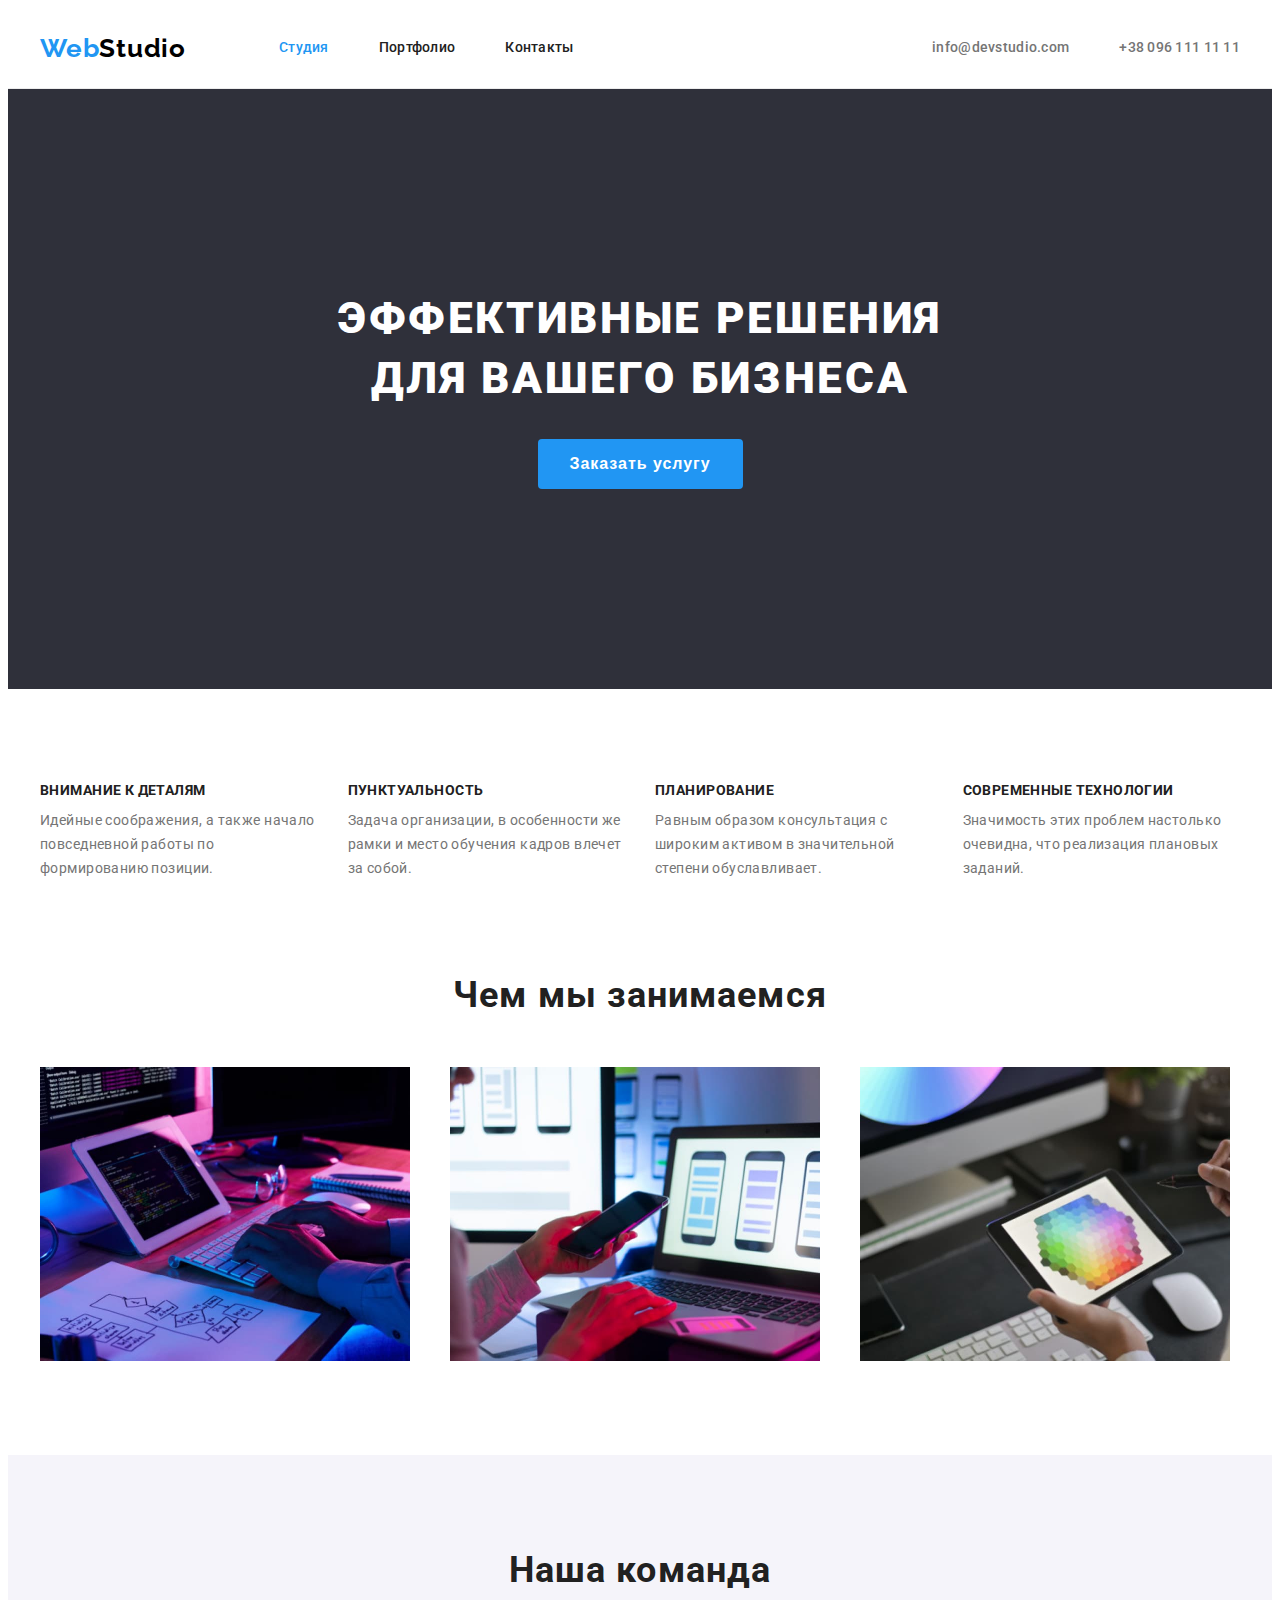
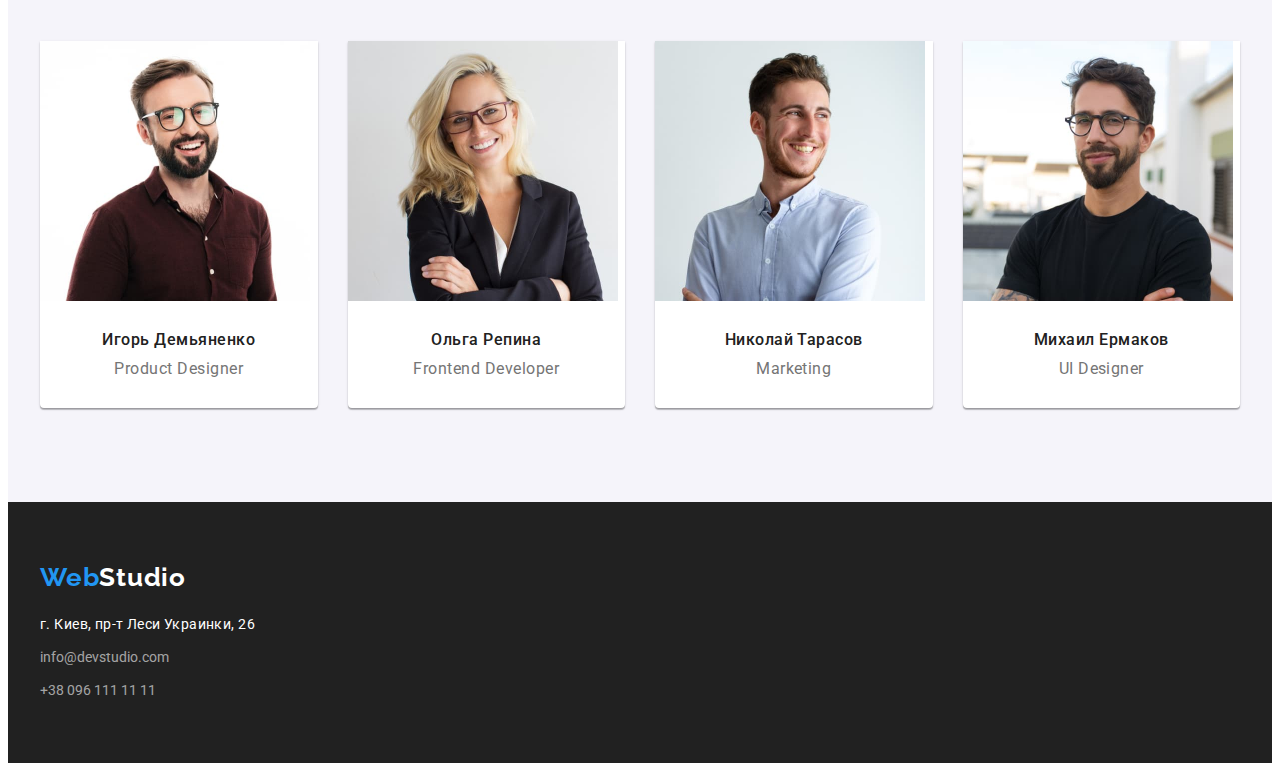
<file: index.html>
<!DOCTYPE html>
<html lang="ru">
  <head>
    <meta charset="UTF-8" />
    <meta http-equiv="X-UA-Compatible" content="IE=edge" />
    <meta name="viewport" content="width=device-width, initial-scale=1.0" />
    <title>СТУДИЯ</title>
    <link rel="preconnect" href="https://fonts.googleapis.com" />
    <link rel="preconnect" href="https://fonts.gstatic.com" crossorigin />
    <link rel="stylesheet" href="https://cdnjs.cloudflare.com/ajax/libs/modern-normalize/1.1.0/modern-normalize.min.css" integrity="sha512-wpPYUAdjBVSE4KJnH1VR1HeZfpl1ub8YT/NKx4PuQ5NmX2tKuGu6U/JRp5y+Y8XG2tV+wKQpNHVUX03MfMFn9Q==" crossorigin="anonymous" referrerpolicy="no-referrer" />
    <link href="https://fonts.googleapis.com/css2?family=Raleway:wght@700&family=Roboto:wght@400;500;700;900&display=swap" rel="stylesheet" />
    <link rel="stylesheet" href="./css/styles.css" />
  </head>

  <body class="body">
    <!-- HEADER -->
    <header class="page-header">
      <div class="container header-container">
        <nav class="nav">
          <a href="./index.html" class="link header-logo logo" lang="en"><span class="accent">Web</span>Studio</a>
          <ul class="list nav-list">
            <li class="nav-item">
              <a href="./index.html" class="link nav-link current">Студия</a>
            </li>
            <li class="nav-item">
              <a href="./portfolio.html" class="link nav-link">Портфолио</a>
            </li>
            <li class="nav-item">
              <a href="#" class="link nav-link">Контакты</a>
            </li>
          </ul>
        </nav>
        <ul class="list nav-address">
          <li class="address-item">
            <a href="mailto:info@devstudio.com" class="link header-contacts icon-mail">info@devstudio.com</a>
          </li>
          <li class="address-item">
            <a href="tel:+380961111111" class="link header-contacts icon-tel">+38 096 111 11 11</a>
          </li>
        </ul>
      </div>
    </header>

    <main>
      <!-- hero -->
      <section class="hero">
        <div class="container">
          <h1 class="hero-title">Эффективные решения для вашего бизнеса</h1>
          <button type="button" class="button hero-button">Заказать услугу</button>
        </div>
      </section>
      <!-- Наши преимущества -->
      <section class="advant section">
        <div class="container">
          <h2 class="visually-hidden">Наши преимущества</h2>
          <ul class="list section-list">
            <li class="advant-item item">
              <h3 class="advant-title">Внимание к деталям</h3>
              <p class="advant-text">Идейные соображения, а также начало повседневной работы по формированию позиции.</p>
            </li>
            <li class="advant-item item">
              <h3 class="advant-title">Пунктуальность</h3>
              <p class="advant-text">Задача организации, в особенности же рамки и место обучения кадров влечет за собой.</p>
            </li>
            <li class="advant-item item">
              <h3 class="advant-title">Планирование</h3>
              <p class="advant-text">Равным образом консультация с широким активом в значительной степени обуславливает.</p>
            </li>
            <li class="advant-item item">
              <h3 class="advant-title">Современные технологии</h3>
              <p class="advant-text">Значимость этих проблем настолько очевидна, что реализация плановых заданий.</p>
            </li>
          </ul>
        </div>
      </section>
      <!-- Чем мы занимаемся -->
      <section class="branches-section section">
        <div class="container">
          <h2 class="title section-title">Чем мы занимаемся</h2>
          <ul class="list section-list">
            <li class="branches-item item">
              <img src="./images/desktop.jpg" alt="Десктопные приложения" width="370" height="294" />
            </li>
            <li class="branches-item item">
              <img src="./images/mobile.jpg" alt="Мобильные приложения" width="370" height="294" />
            </li>
            <li class="branches-item item">
              <img src="./images/design.jpg" alt="Дизайнерские решения" width="370" height="294" />
            </li>
          </ul>
        </div>
      </section>
      <!-- Наша команда -->
      <section class="team-section section">
        <div class="container">
          <h2 class="title section-title">Наша команда</h2>
          <ul class="list section-list">
            <li class="team-item item">
              <img src="./images/productdesigner.jpg" alt="Фото Игорь Демьяненко" width="270" height="260" />
              <div class="team-info">
                <h3 class="team-name">Игорь Демьяненко</h3>
                <p class="team-descr" lang="en">Product Designer</p>
              </div>
            </li>
            <li class="team-item item">
              <img src="./images/frontenddeveloper.jpg" alt="Фото Ольга Репина" width="270" height="260" />
              <div class="team-info">
                <h3 class="team-name">Ольга Репина</h3>
                <p class="team-descr" lang="en">Frontend Developer</p>
              </div>
            </li>
            <li class="team-item item">
              <img src="./images/marketing.jpg" alt="Фото Николай Тарасов" width="270" height="260" />
              <div class="team-info">
                <h3 class="team-name">Николай Тарасов</h3>
                <p class="team-descr" lang="en">Marketing</p>
              </div>
            </li>
            <li class="team-item item">
              <img src="./images/uidesigner.jpg" alt="Фото Михаил Ермаков" width="270" height="260" />
              <div class="team-info">
                <h3 class="team-name">Михаил Ермаков</h3>
                <p class="team-descr" lang="en">UI Designer</p>
              </div>
            </li>
          </ul>
        </div>
      </section>
    </main>
    <footer class="footer">
      <div class="container">
        <a href="./index.html" class="logo footer-logo link" lang="en"> <span class="accent">Web</span>Studio</a>
        <address class="address">
          <ul class="list footer-list">
            <li class="footer-item">
              <a href="https://www.google.com.ua/maps/place/бул.+Леси+Украинки,+26,+Киев,+02000/@50.4265807,30.5361971,17z/data=!3m1!4b1!4m5!3m4!1s0x40d4cf0e033ecbe9:0x57a4dffefec77da0!8m2!3d50.4265807!4d30.5383858?hl=ru" class="footer-address link"> г. Киев, пр-т Леси Украинки, 26 </a>
            </li>
            <li class="footer-item">
              <a href="mailto:info@devstudio.com" class="footer-contacts link">info@devstudio.com</a>
            </li>
            <li class="footer-item">
              <a href="tel:+380961111111" class="footer-contacts link">+38 096 111 11 11</a>
            </li>
          </ul>
        </address>
      </div>
    </footer>
  </body>
</html>
</file>
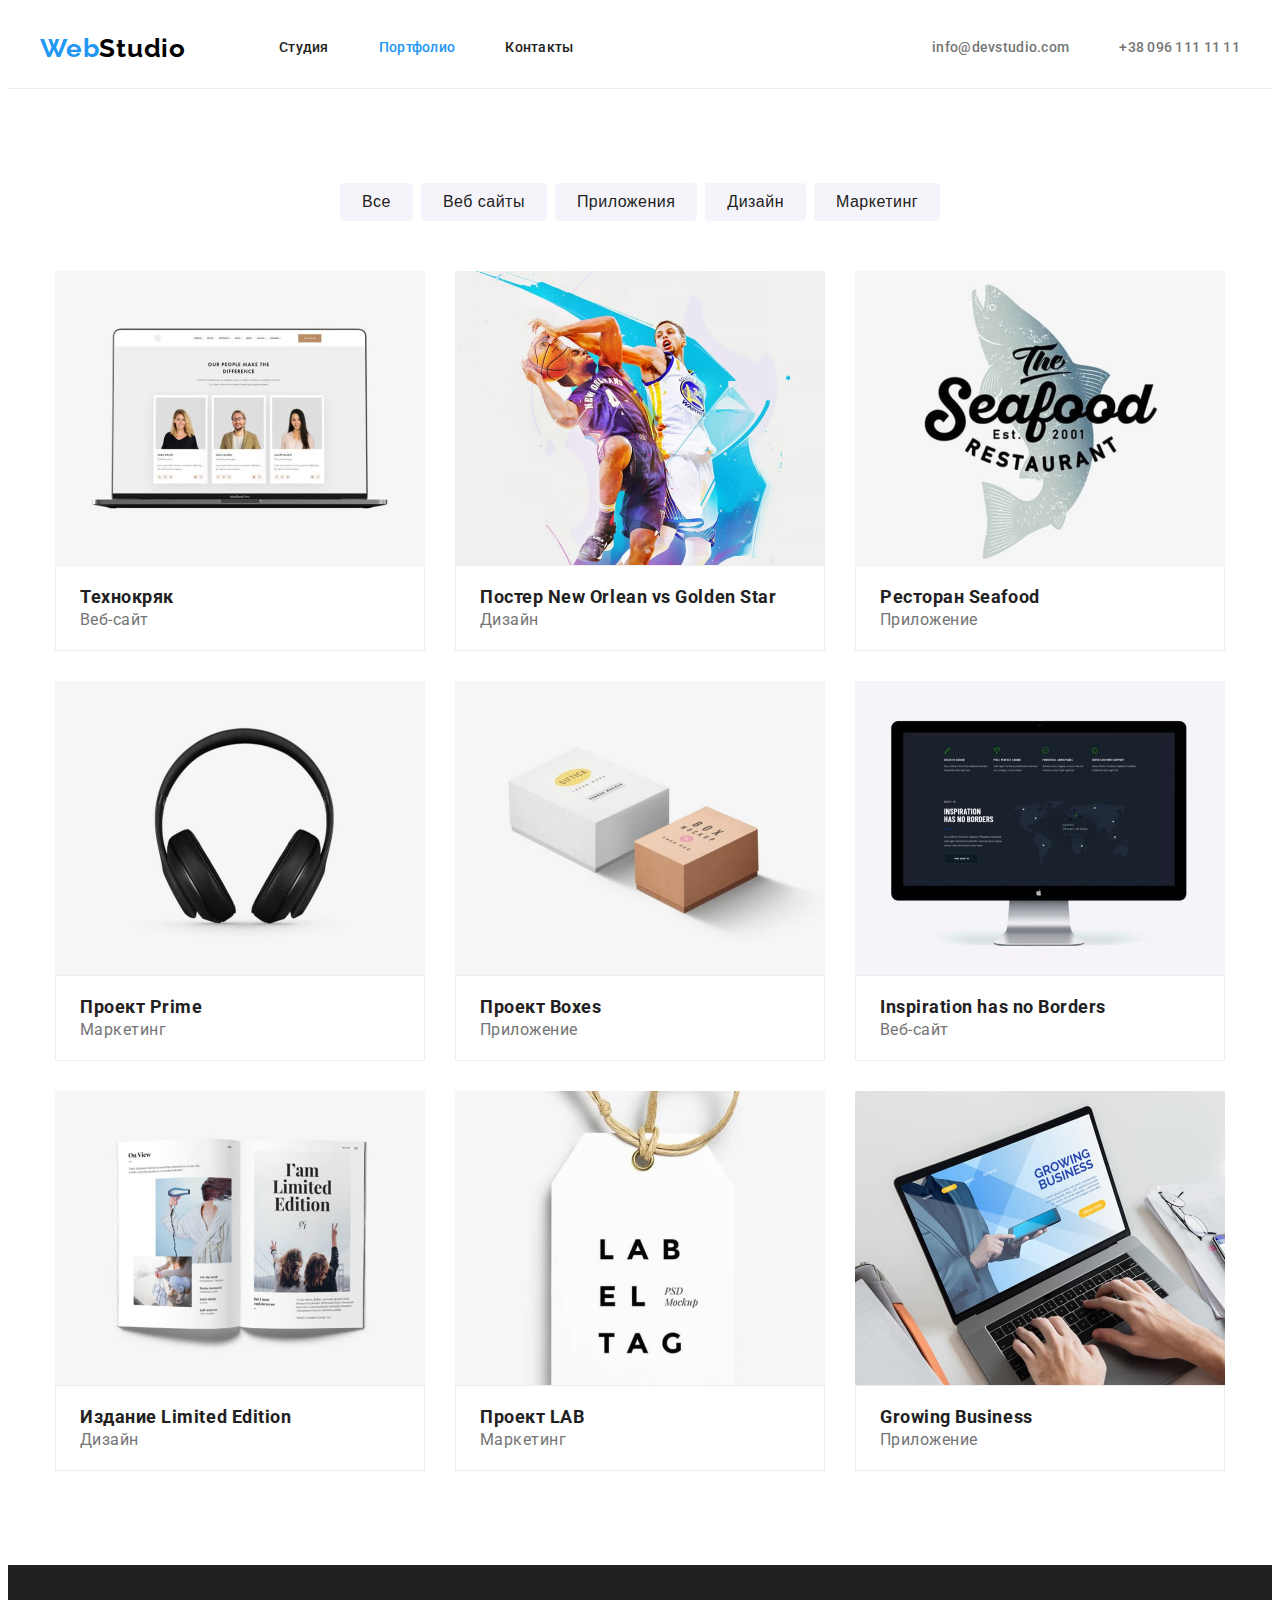
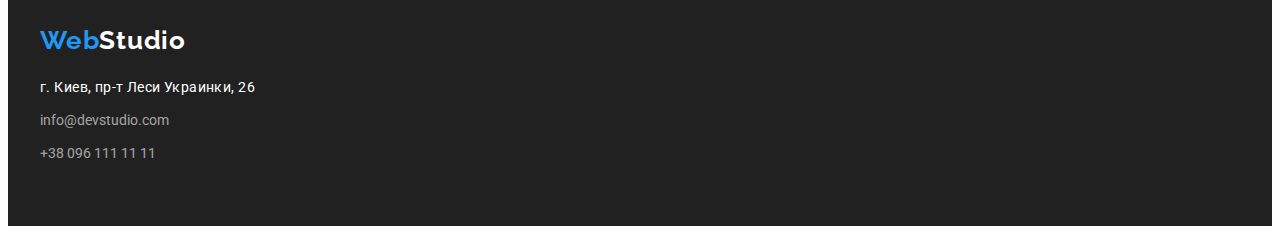
<file: portfolio.html>
<!DOCTYPE html>
<html lang="ru">
  <head>
    <meta charset="UTF-8" />
    <meta http-equiv="X-UA-Compatible" content="IE=edge" />
    <meta name="viewport" content="width=device-width, initial-scale=1.0" />
    <title>ПОРТФОЛИО</title>
    <link rel="preconnect" href="https://fonts.googleapis.com" />
    <link rel="preconnect" href="https://fonts.gstatic.com" crossorigin />
    <link rel="stylesheet" href="https://cdnjs.cloudflare.com/ajax/libs/modern-normalize/1.1.0/modern-normalize.min.css" integrity="sha512-wpPYUAdjBVSE4KJnH1VR1HeZfpl1ub8YT/NKx4PuQ5NmX2tKuGu6U/JRp5y+Y8XG2tV+wKQpNHVUX03MfMFn9Q==" crossorigin="anonymous" referrerpolicy="no-referrer" />
    <link href="https://fonts.googleapis.com/css2?family=Raleway:wght@700&family=Roboto:wght@400;500;700;900&display=swap" rel="stylesheet" />
    <link rel="stylesheet" href="./css/styles.css" />
  </head>

  <body class="body">
    <!-- header  -->
    <header class="page-header">
      <div class="container header-container">
        <nav class="nav">
          <a href="./index.html" class="link logo" lang="en"><span class="accent">Web</span>Studio</a>
          <ul class="list nav-list">
            <li class="nav-item">
              <a href="./index.html" class="link nav-link">Студия</a>
            </li>
            <li class="nav-item">
              <a href="./portfolio.html" class="link nav-link current">Портфолио</a>
            </li>
            <li class="nav-item">
              <a href="#" class="link nav-link">Контакты</a>
            </li>
          </ul>
        </nav>
        <ul class="list nav-address">
          <li class="address-item">
            <a href="mailto:info@devstudio.com" class="link header-contacts">info@devstudio.com</a>
          </li>
          <li class="address-item">
            <a href="tel:+380961111111" class="link header-contacts">+38 096 111 11 11</a>
          </li>
        </ul>
      </div>
    </header>

    <main>
      <!-- Портфолио -->
      <section class="section">
        <div class="container">
          <!-- Скрытый заголовок -->
          <h1 class="visually-hidden">Портфолио</h1>
          <!-- Кнопки-фильтр портфолио -->
          <ul class="list button-list">
            <li class="button-item">
              <button type="button" class="button portf-btn">Все</button>
            </li>
            <li class="button-item">
              <button type="button" class="button portf-btn">Веб сайты</button>
            </li>
            <li class="button-item">
              <button type="button" class="button portf-btn">Приложения</button>
            </li>
            <li class="button-item">
              <button type="button" class="button portf-btn">Дизайн</button>
            </li>
            <li class="button-item">
              <button type="button" class="button portf-btn">Маркетинг</button>
            </li>
          </ul>
          <ul class="list portf-list">
            <li class="portf-item">
              <a href="#" class="link">
                <img src="./images/tekhnokr.jpg" alt="Пример веб-сайта" width="370" height="294" />
                <div class="border">
                  <h2 class="portf-name">Технокряк</h2>
                  <p class="portf-descr">Веб-сайт</p>
                </div>
              </a>
            </li>
            <li class="portf-item">
              <a href="#" class="link"
                ><img src="./images/poster.jpg" alt="Пример дизайна" width="370" height="294" />
                <div class="border">
                  <h2 class="portf-name">Постер <span lang="en">New Orlean vs Golden Star</span></h2>
                  <p class="portf-descr">Дизайн</p>
                </div>
              </a>
            </li>
            <li class="portf-item">
              <a href="#" class="link">
                <img src="./images/restaurant.jpg" alt="Пример приложения" width="370" height="294" />
                <div class="border">
                  <h2 class="portf-name">Ресторан <span lang="en">Seafood</span></h2>
                  <p class="portf-descr">Приложение</p>
                </div>
              </a>
            </li>
            <li class="portf-item">
              <a href="#" class="link">
                <img src="./images/prime.jpg" alt="Пример продукта" width="370" height="294" />
                <div class="border">
                  <h2 class="portf-name">Проект <span lang="en">Prime</span></h2>
                  <p class="portf-descr">Маркетинг</p>
                </div>
              </a>
            </li>
            <li class="portf-item">
              <a href="#" class="link">
                <img src="./images/boxes.jpg" alt="Пример приложения" width="370" height="294" />
                <div class="border">
                  <h2 class="portf-name">Проект <span lang="en">Boxes</span></h2>
                  <p class="portf-descr">Приложение</p>
                </div>
              </a>
            </li>
            <li class="portf-item">
              <a href="#" class="link">
                <img src="./images/inspiration.jpg" alt="Пример веб-сайта" width="370" height="294" />
                <div class="border">
                  <h2 class="portf-name" lang="en">Inspiration has no Borders</h2>
                  <p class="portf-descr">Веб-сайт</p>
                </div>
              </a>
            </li>
            <li class="portf-item">
              <a href="#" class="link">
                <img src="./images/edition.jpg" alt="Пример дизайна" width="370" height="294" />
                <div class="border">
                  <h2 class="portf-name">Издание <span lang="en">Limited Edition</span></h2>
                  <p class="portf-descr">Дизайн</p>
                </div>
              </a>
            </li>
            <li class="portf-item">
              <a href="#" class="link">
                <img src="./images/lab.jpg" alt="Пример продукта" width="370" height="294" />
                <div class="border">
                  <h2 class="portf-name" lang="en">Проект <span>LAB</span></h2>
                  <p class="portf-descr">Маркетинг</p>
                </div>
              </a>
            </li>
            <li class="portf-item">
              <a href="#" class="link">
                <img src="./images/gbusiness.jpg" alt="ППример приложения" width="370" height="294" />
                <div class="border">
                  <h2 class="portf-name" lang="en">Growing Business</h2>
                  <p class="portf-descr">Приложение</p>
                </div>
              </a>
            </li>
          </ul>
        </div>
      </section>
    </main>

    <footer class="footer">
      <div class="container footer-container">
        <a href="./index.html" class="logo footer-logo link" lang="en"> <span class="accent">Web</span>Studio</a>
        <address class="address">
          <ul class="list footer-list">
            <li class="footer-item">
              <a href="https://www.google.com.ua/maps/place/бул.+Леси+Украинки,+26,+Киев,+02000/@50.4265807,30.5361971,17z/data=!3m1!4b1!4m5!3m4!1s0x40d4cf0e033ecbe9:0x57a4dffefec77da0!8m2!3d50.4265807!4d30.5383858?hl=ru" class="footer-address link"> г. Киев, пр-т Леси Украинки, 26 </a>
            </li>
            <li class="footer-item">
              <a href="mailto:info@devstudio.com" class="footer-contacts link">info@devstudio.com</a>
            </li>
            <li class="footer-item">
              <a href="tel:+380961111111" class="footer-contacts link">+38 096 111 11 11</a>
            </li>
          </ul>
        </address>
      </div>
    </footer>
  </body>
</html>
</file>
<file: css/styles.css>
:root {
  --primary-background-color: #ffffff;
  --secondary-background-color: #f5f4fa;
  --hero-background-color: #2f303a;

  --title-color: #212121;
  --secondary-title-color: #ffffff;
  --text-color: #757575;
  --logo-color: #000000;
  --accent-color: #2196f3;
  --header-border-color: #ececec;
  --hero-hover-color: #188ce8;
  --footer-address-color: rgba(255, 255, 255, 0.6);
  --portf-btn-color: #f5f4fa;
  --portf-border-color: #eeeeee;

  --main-font: "Roboto", sans-serif;
  --accent-font: "Raleway", sans-serif;
  --hero-size: 44px;
  --title-size: 36px;
  --subtitle-size: 18px;
  --note-size: 16px;
  --text-size: 14px;
  --hero-weight: 900;
  --head-weight: 700;
  --secondary-weight: 500;
  --main-weight: 400;
}

/* section {
  background-color: aquamarine;
  outline: 2px solid yellow;
} */

h1,
h2,
h3,
h4,
li,
ul,
p {
  margin-top: 0;
  margin-bottom: 0;
}

img {
  display: block;
  max-width: 100%;
  height: auto;
}
body {
  font-family: var(--main-font);
  font-style: normal;
  color: var(--text-color);
  background-color: var(--primary-background-color);
}

/* скрытый заголовок */
.visually-hidden {
  position: absolute;
  white-space: nowrap;
  width: 1px;
  height: 1px;
  overflow: hidden;
  border: 0;
  padding: 0;
  clip: rect(0 0 0 0);
  clip-path: inset(50%);
  margin: -1px;
}

.link {
  text-decoration: none;
  font-size: 14px;
  color: var(--title-color);
}
.list {
  padding-left: 0;
  list-style: none;
}

.link:hover,
.link:focus {
  color: var(--accent-color);
}

.current {
  color: var(--accent-color);
}

.button {
  font-style: inherit;
  cursor: pointer;
  border: none;
  border-radius: 4px;
}

.button:hover,
.button:focus {
  background-color: var(--accent-color);
}

/* .item:not(:last-child) {
  margin-right: 30px;
} */

.container {
  margin: 0 auto;
  max-width: 1200px;
  padding-left: 15px;
  padding-right: 15px;

  /* outline: 2px solid tomato; */
}

.section {
  padding-top: 94px;
  padding-bottom: 94px;
}

/* Header */

.page-header {
  border-bottom: 1px solid var(--header-border-color);
}

.logo {
  font-family: var(--accent-font);
  font-weight: var(--head-weight);
  font-size: 26px;
  line-height: 1.19;
  letter-spacing: 0.03em;
  color: var(--logo-color);
}

.header-logo {
  padding-top: 24px;
  padding-bottom: 24px;
}
.accent {
  color: var(--accent-color);
}

.header-container {
  display: flex;
}

/* кнопки навигации */
.nav-link {
  display: block;

  font-weight: var(--secondary-weight);
  line-height: 1.14;
  letter-spacing: 0.02em;
}
/* адрес в header  */
.header-contacts {
  display: block;
  font-weight: var(--secondary-weight);
  line-height: 1.14;
  letter-spacing: 0.02em;
  color: var(--text-color);
}

/* Header в строку */
/* .page-header, */
.nav,
.nav-list,
.nav-address {
  display: flex;
  align-items: center;
}

.nav-link,
.header-contacts {
  padding-top: 32px;
  padding-bottom: 32px;
}

.nav-item {
  margin-left: 93px;
}

.nav-item + .nav-item {
  margin-left: 50px;
}

.address-item + .address-item {
  margin-left: 50px;
}

.nav-address {
  margin-left: auto;
}

/* hero */
.hero {
  margin: 0 auto;
  padding-top: 200px;
  padding-bottom: 200px;
  background-color: var(--hero-background-color);
  /* background-color: rgba(47, 48, 58, 0.4);
  background-image: url(/images/bground.jpg);
  max-width: 1600px;
  background-size: cover; */
}
/* заголовок героя h1*/
.hero-title {
  margin: 0 auto 30px;
  text-align: center;
  width: 696px;
  font-weight: var(--hero-weight);
  font-size: var(--hero-size);
  line-height: 1.36;
  letter-spacing: 0.06em;
  text-transform: uppercase;
  color: var(--secondary-title-color);
}

/* кнопка героя */
.hero-button {
  margin: 0 auto;
  padding: 10px 32px;
  min-width: 200px;
  display: block;
  font-weight: var(--head-weight);
  font-size: var(--note-size);
  line-height: 1.88;
  letter-spacing: 0.06em;
  color: var(--secondary-title-color);
  background-color: var(--accent-color);
}

.hero-button:hover,
.hero-button:focus {
  background-color: var(--hero-hover-color);
}

/* Преимущества  */
/* Заголовки h3 */

.advant-title {
  margin-bottom: 10px;
  font-weight: var(--head-weight);
  font-size: var(--text-size);
  line-height: 1.14;
  text-transform: uppercase;
  letter-spacing: 0.03em;
  color: var(--title-color);
}

.advant-item {
  min-width: 270px;
  flex-basis: calc(100% / 4 - 30px);
  margin-left: 30px;
  /* outline: 2px solid yellow; */
}

/* текст преимущества p */
.advant-text {
  font-size: var(--text-size);
  line-height: 1.71;
  letter-spacing: 0.03em;
}

.section-list {
  display: flex;
  flex-wrap: wrap;
  margin-left: -30px;
}

/* названия секций h2*/
.title {
  font-size: var(--title-size);
  line-height: 1.17;
  letter-spacing: 0.03em;
  text-align: center;
  color: var(--title-color);
}

/* Чем мы занимаемся */
.branches-section {
  padding-top: 0;
}

.branches-item {
  min-width: 270px;
  flex-basis: calc(100% / 3 - 30px);
  margin-left: 30px;
  /* outline: 2px solid yellow; */
}

/* Наша команда */
.team-section {
  background-color: var(--secondary-background-color);
}

.section-title {
  margin-bottom: 50px;
}

.team-item {
  min-width: 270px;
  flex-basis: calc(100% / 4 - 30px);
  margin-left: 30px;
  /* outline: 2px solid yellow; */
  box-shadow: 0px 1px 3px rgba(0, 0, 0, 0.12), 0px 1px 1px rgba(0, 0, 0, 0.14), 0px 2px 1px rgba(0, 0, 0, 0.2);
  border-radius: 0px 0px 4px 4px;
  background-color: var(--primary-background-color);
}

/* имя фамилия h2 */
.team-info {
  padding-top: 30px;
  padding-bottom: 30px;
  /* outline: 1px solid red; */
}

.team-name {
  margin-bottom: 10px;
  font-weight: var(--secondary-weight);
  font-size: var(--note-size);
  line-height: 1.18;
  letter-spacing: 0.03em;
  text-align: center;
  color: var(--title-color);
}

/* должности p */
.team-descr {
  font-size: var(--note-size);
  line-height: 1.18;
  letter-spacing: 0.03em;
  text-align: center;
  color: var(--text-color);
}

/* Footer */
.footer {
  padding-top: 60px;
  padding-bottom: 60px;
  background-color: var(--title-color);
}

.footer-logo {
  display: block;
  margin-bottom: 20px;
  color: var(--primary-background-color);
}
.footer-item:not(:last-child) {
  display: block;
  margin-bottom: 9px;
}
.address {
  font-style: inherit;
}

.footer-address {
  line-height: 1.71;
  letter-spacing: 0.03em;
  color: var(--primary-background-color);
}

.footer-contacts {
  line-height: 1.71;
  color: var(--footer-address-color);
}

/* ПОРТФОЛИО */
.portf-btn {
  padding: 6px 22px;
  font-weight: var(--secondary-weight);
  font-size: var(--note-size);
  line-height: 1.62;
  text-align: center;
  letter-spacing: 0.03em;
  color: var(--title-color);
  /* box-shadow: 0px 3px 1px rgba(0, 0, 0, 0.1), 0px 1px 2px rgba(0, 0, 0, 0.08), 0px 2px 2px rgba(0, 0, 0, 0.12); */
  background-color: var(--secondary-background-color);
}

.portf-btn:hover,
.portf-btn:focus {
  color: var(--primary-background-color);
}

.portf-list,
.button-list {
  display: flex;
  justify-content: center;
  flex-wrap: wrap;
}

.button-list {
  margin-bottom: 50px;
}

.button-item:not(:last-child) {
  margin-right: 8px;
}

/* *Так проще */
/* .portf-list {  
  gap: 30px;
} */

/* *Но мы не ищем легких путей */
.portf-item:not(:nth-child(3n + 3)) {
  margin-right: 30px;
  margin-bottom: 30px;
  text-align: left;
  background: var(--primary-background-color);
}

.portf-item:nth-last-child(-n + 3) {
  margin-bottom: 0;
}

.portf-item {
  text-align: left;
  background: var(--primary-background-color);
}

.portf-name {
  margin-bottom: 4px;
  font-weight: var(--head-weight);
  font-size: var(--subtitle-size);
  line-height: 1.18;
  letter-spacing: 0.03em;

  color: var(--title-color);
}

.portf-descr {
  font-size: var(--note-size);
  line-height: 1.18;
  letter-spacing: 0.03em;
  color: var(--text-color);
}

.border {
  padding-top: 20px;
  padding-bottom: 20px;
  padding-left: 24px;
  padding-right: 24px;
  border: 1px solid var(--portf-border-color);
}
</file>
